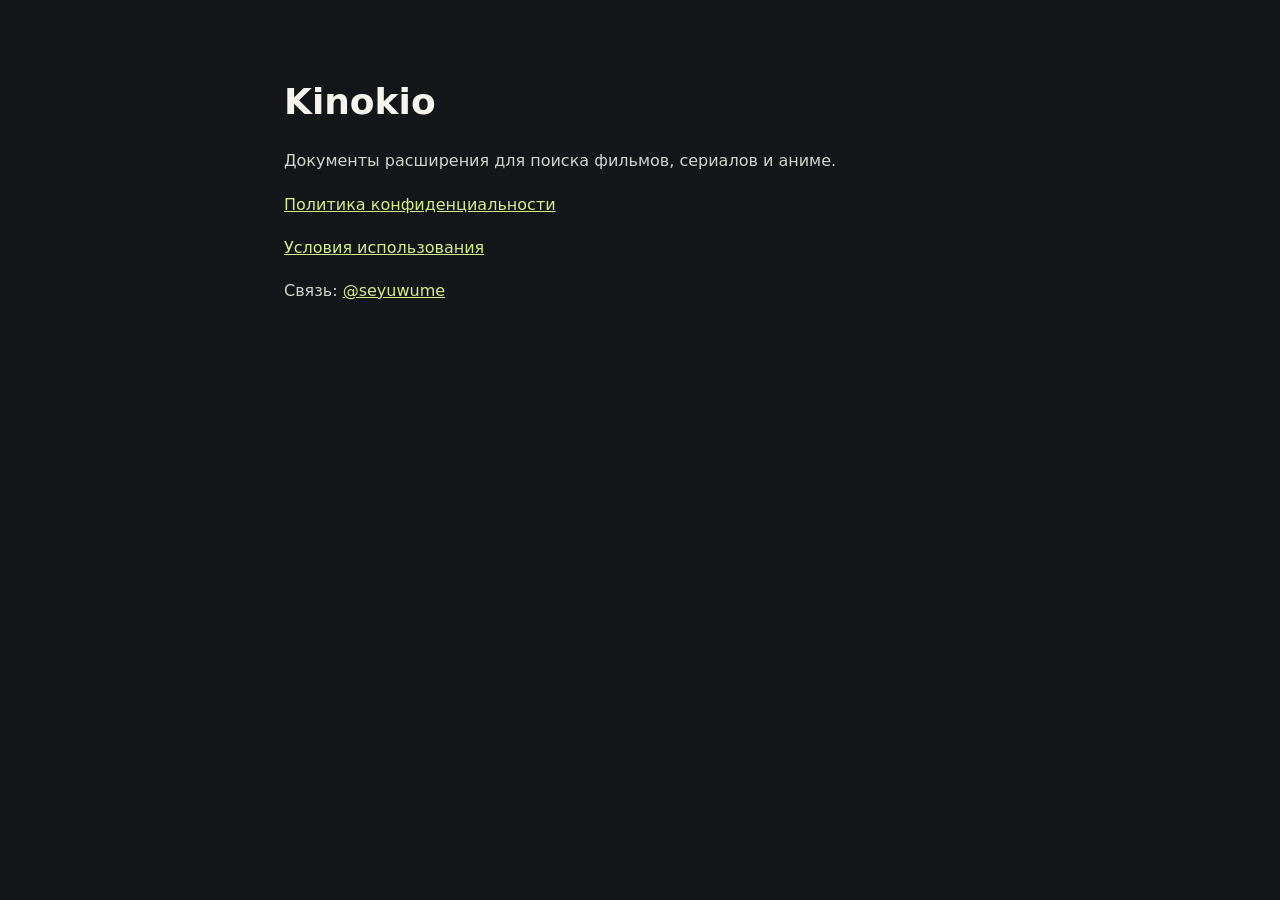
<file: index.html>
<!doctype html>
<html lang="ru"><head><meta charset="utf-8"><meta name="viewport" content="width=device-width, initial-scale=1"><title>Kinokio — документы</title><link rel="stylesheet" href="legal.css"></head><body><main><h1>Kinokio</h1><p>Документы расширения для поиска фильмов, сериалов и аниме.</p><p><a href="privacy.html">Политика конфиденциальности</a></p><p><a href="terms.html">Условия использования</a></p><p>Связь: <a href="https://t.me/seyuwume">@seyuwume</a></p></main></body></html>
</file>
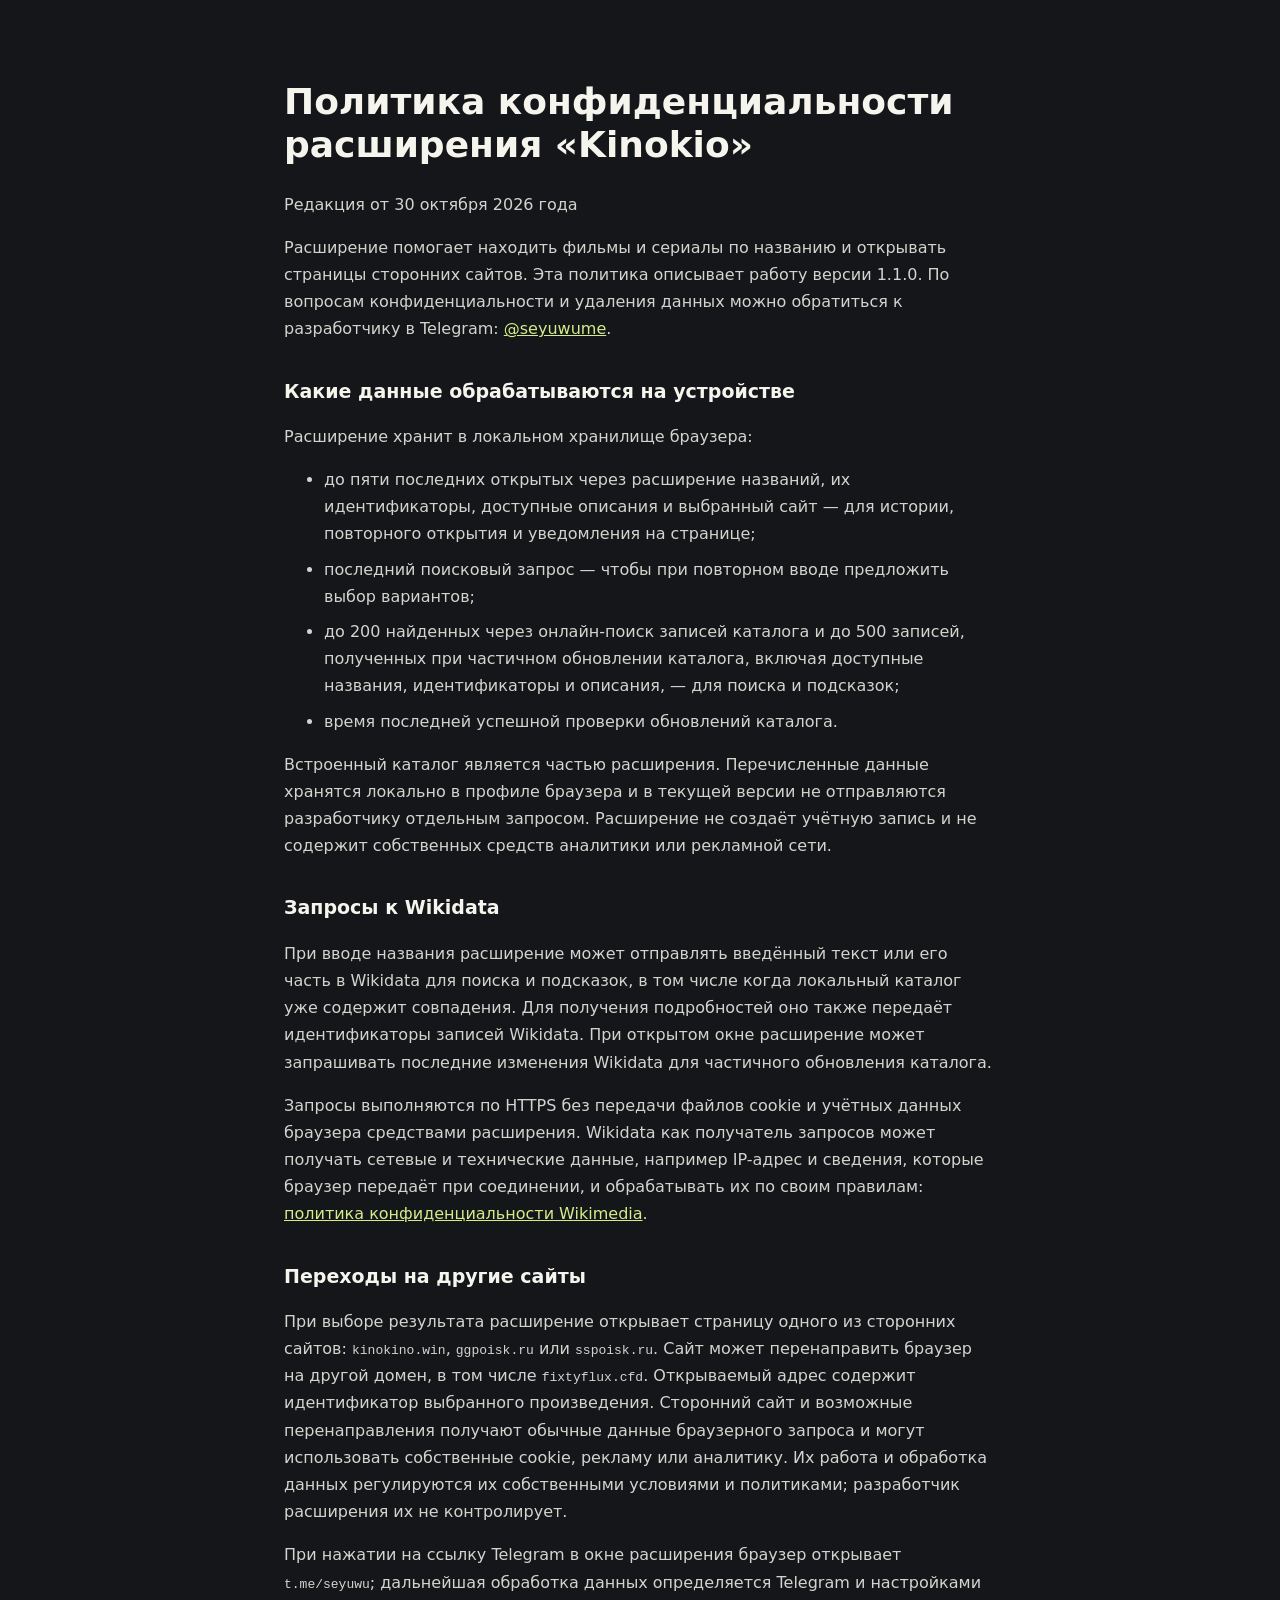
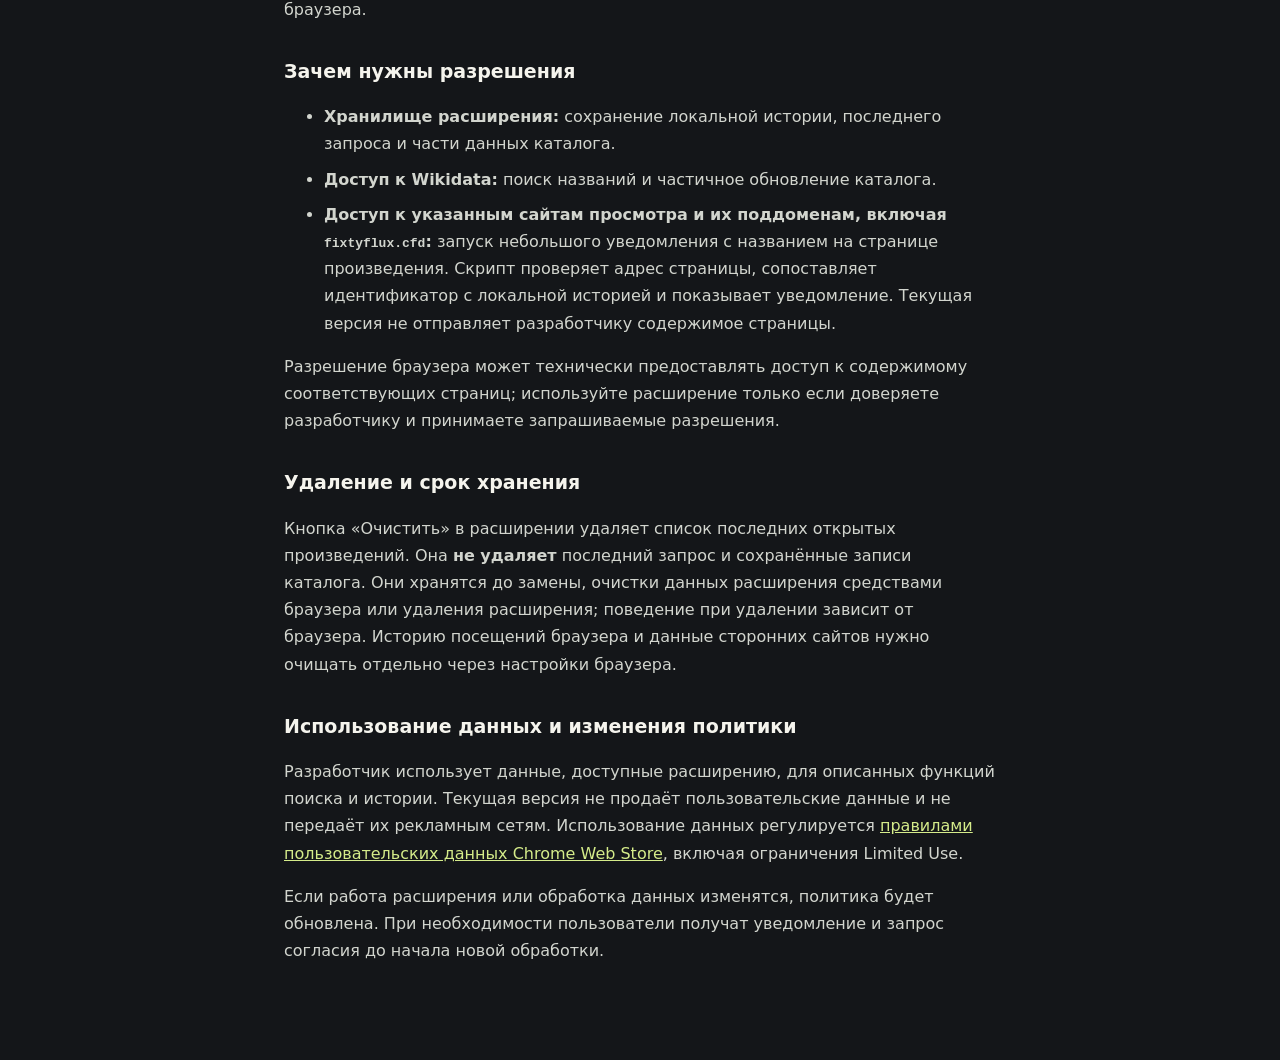
<file: privacy.html>
<!doctype html>
<html lang="ru"><head><meta charset="utf-8"><meta name="viewport" content="width=device-width, initial-scale=1"><title>Политика конфиденциальности</title><link rel="stylesheet" href="legal.css"></head><body><main><h1>Политика конфиденциальности расширения «Kinokio»</h1>
<p>Редакция от 30 октября 2026 года</p>
<p>Расширение помогает находить фильмы и сериалы по названию и открывать страницы сторонних сайтов. Эта политика описывает работу версии 1.1.0. По вопросам конфиденциальности и удаления данных можно обратиться к разработчику в Telegram: <a href="https://t.me/seyuwume" target="_blank" rel="noopener noreferrer">@seyuwume</a>.</p>
<h2>Какие данные обрабатываются на устройстве</h2>
<p>Расширение хранит в локальном хранилище браузера:</p>
<ul><li>до пяти последних открытых через расширение названий, их идентификаторы, доступные описания и выбранный сайт — для истории, повторного открытия и уведомления на странице;</li><li>последний поисковый запрос — чтобы при повторном вводе предложить выбор вариантов;</li><li>до 200 найденных через онлайн-поиск записей каталога и до 500 записей, полученных при частичном обновлении каталога, включая доступные названия, идентификаторы и описания, — для поиска и подсказок;</li><li>время последней успешной проверки обновлений каталога.</li></ul>
<p>Встроенный каталог является частью расширения. Перечисленные данные хранятся локально в профиле браузера и в текущей версии не отправляются разработчику отдельным запросом. Расширение не создаёт учётную запись и не содержит собственных средств аналитики или рекламной сети.</p>
<h2>Запросы к Wikidata</h2>
<p>При вводе названия расширение может отправлять введённый текст или его часть в Wikidata для поиска и подсказок, в том числе когда локальный каталог уже содержит совпадения. Для получения подробностей оно также передаёт идентификаторы записей Wikidata. При открытом окне расширение может запрашивать последние изменения Wikidata для частичного обновления каталога.</p>
<p>Запросы выполняются по HTTPS без передачи файлов cookie и учётных данных браузера средствами расширения. Wikidata как получатель запросов может получать сетевые и технические данные, например IP-адрес и сведения, которые браузер передаёт при соединении, и обрабатывать их по своим правилам: <a href="https://foundation.wikimedia.org/wiki/Policy:Privacy_policy" target="_blank" rel="noopener noreferrer">политика конфиденциальности Wikimedia</a>.</p>
<h2>Переходы на другие сайты</h2>
<p>При выборе результата расширение открывает страницу одного из сторонних сайтов: <code>kinokino.win</code>, <code>ggpoisk.ru</code> или <code>sspoisk.ru</code>. Сайт может перенаправить браузер на другой домен, в том числе <code>fixtyflux.cfd</code>. Открываемый адрес содержит идентификатор выбранного произведения. Сторонний сайт и возможные перенаправления получают обычные данные браузерного запроса и могут использовать собственные cookie, рекламу или аналитику. Их работа и обработка данных регулируются их собственными условиями и политиками; разработчик расширения их не контролирует.</p>
<p>При нажатии на ссылку Telegram в окне расширения браузер открывает <code>t.me/seyuwu</code>; дальнейшая обработка данных определяется Telegram и настройками браузера.</p>
<h2>Зачем нужны разрешения</h2>
<ul><li><strong>Хранилище расширения:</strong> сохранение локальной истории, последнего запроса и части данных каталога.</li><li><strong>Доступ к Wikidata:</strong> поиск названий и частичное обновление каталога.</li><li><strong>Доступ к указанным сайтам просмотра и их поддоменам, включая <code>fixtyflux.cfd</code>:</strong> запуск небольшого уведомления с названием на странице произведения. Скрипт проверяет адрес страницы, сопоставляет идентификатор с локальной историей и показывает уведомление. Текущая версия не отправляет разработчику содержимое страницы.</li></ul>
<p>Разрешение браузера может технически предоставлять доступ к содержимому соответствующих страниц; используйте расширение только если доверяете разработчику и принимаете запрашиваемые разрешения.</p>
<h2>Удаление и срок хранения</h2>
<p>Кнопка «Очистить» в расширении удаляет список последних открытых произведений. Она <strong>не удаляет</strong> последний запрос и сохранённые записи каталога. Они хранятся до замены, очистки данных расширения средствами браузера или удаления расширения; поведение при удалении зависит от браузера. Историю посещений браузера и данные сторонних сайтов нужно очищать отдельно через настройки браузера.</p>
<h2>Использование данных и изменения политики</h2>
<p>Разработчик использует данные, доступные расширению, для описанных функций поиска и истории. Текущая версия не продаёт пользовательские данные и не передаёт их рекламным сетям. Использование данных регулируется <a href="https://developer.chrome.com/docs/webstore/program-policies/user-data" target="_blank" rel="noopener noreferrer">правилами пользовательских данных Chrome Web Store</a>, включая ограничения Limited Use.</p>
<p>Если работа расширения или обработка данных изменятся, политика будет обновлена. При необходимости пользователи получат уведомление и запрос согласия до начала новой обработки.</p></main></body></html>
</file>
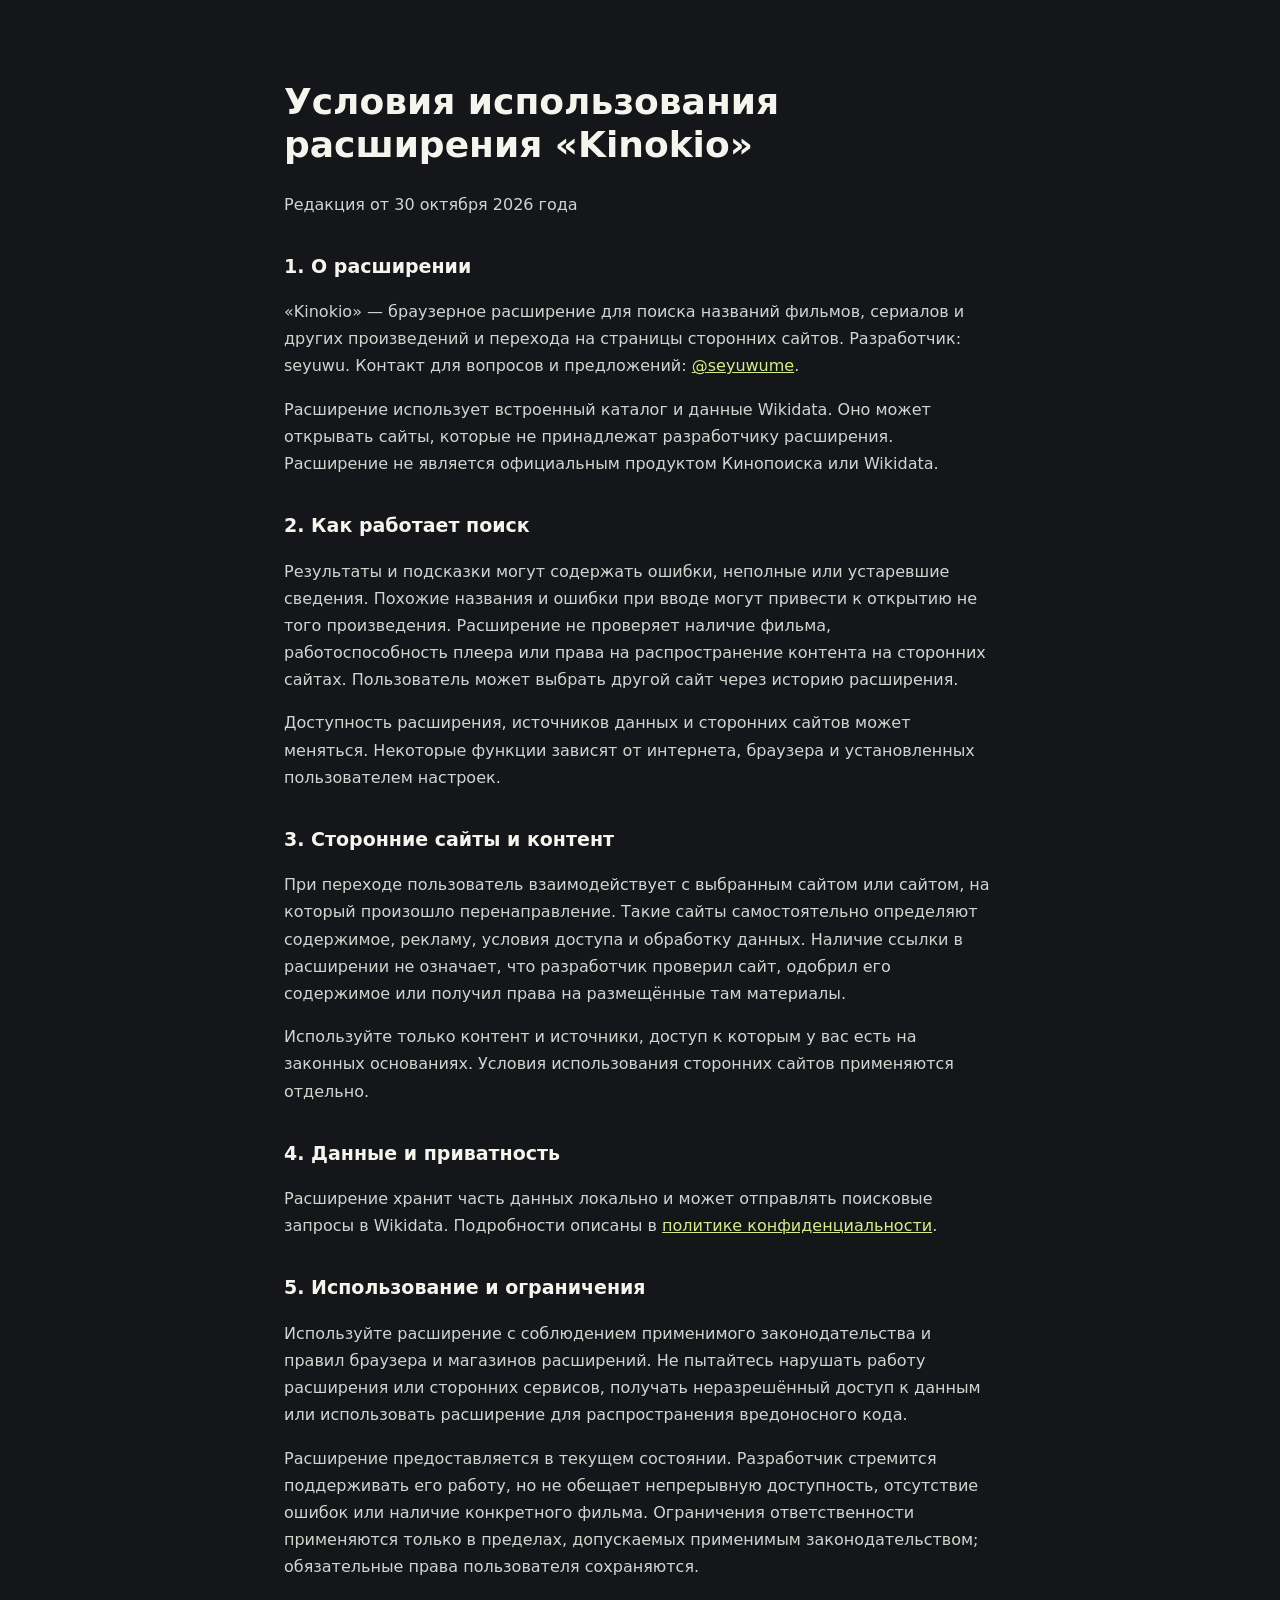
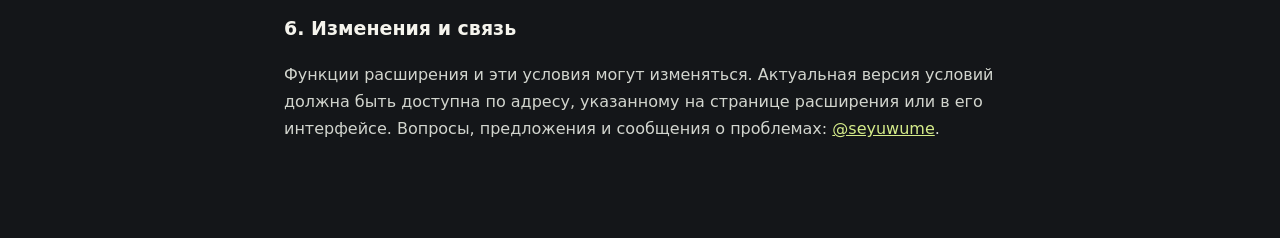
<file: terms.html>
<!doctype html>
<html lang="ru"><head><meta charset="utf-8"><meta name="viewport" content="width=device-width, initial-scale=1"><title>Условия использования</title><link rel="stylesheet" href="legal.css"></head><body><main><h1>Условия использования расширения «Kinokio»</h1>
<p>Редакция от 30 октября 2026 года</p>
<h2>1. О расширении</h2>
<p>«Kinokio» — браузерное расширение для поиска названий фильмов, сериалов и других произведений и перехода на страницы сторонних сайтов. Разработчик: seyuwu. Контакт для вопросов и предложений: <a href="https://t.me/seyuwume" target="_blank" rel="noopener noreferrer">@seyuwume</a>.</p>
<p>Расширение использует встроенный каталог и данные Wikidata. Оно может открывать сайты, которые не принадлежат разработчику расширения. Расширение не является официальным продуктом Кинопоиска или Wikidata.</p>
<h2>2. Как работает поиск</h2>
<p>Результаты и подсказки могут содержать ошибки, неполные или устаревшие сведения. Похожие названия и ошибки при вводе могут привести к открытию не того произведения. Расширение не проверяет наличие фильма, работоспособность плеера или права на распространение контента на сторонних сайтах. Пользователь может выбрать другой сайт через историю расширения.</p>
<p>Доступность расширения, источников данных и сторонних сайтов может меняться. Некоторые функции зависят от интернета, браузера и установленных пользователем настроек.</p>
<h2>3. Сторонние сайты и контент</h2>
<p>При переходе пользователь взаимодействует с выбранным сайтом или сайтом, на который произошло перенаправление. Такие сайты самостоятельно определяют содержимое, рекламу, условия доступа и обработку данных. Наличие ссылки в расширении не означает, что разработчик проверил сайт, одобрил его содержимое или получил права на размещённые там материалы.</p>
<p>Используйте только контент и источники, доступ к которым у вас есть на законных основаниях. Условия использования сторонних сайтов применяются отдельно.</p>
<h2>4. Данные и приватность</h2>
<p>Расширение хранит часть данных локально и может отправлять поисковые запросы в Wikidata. Подробности описаны в <a href="privacy.html" target="_blank" rel="noopener noreferrer">политике конфиденциальности</a>.</p>
<h2>5. Использование и ограничения</h2>
<p>Используйте расширение с соблюдением применимого законодательства и правил браузера и магазинов расширений. Не пытайтесь нарушать работу расширения или сторонних сервисов, получать неразрешённый доступ к данным или использовать расширение для распространения вредоносного кода.</p>
<p>Расширение предоставляется в текущем состоянии. Разработчик стремится поддерживать его работу, но не обещает непрерывную доступность, отсутствие ошибок или наличие конкретного фильма. Ограничения ответственности применяются только в пределах, допускаемых применимым законодательством; обязательные права пользователя сохраняются.</p>
<h2>6. Изменения и связь</h2>
<p>Функции расширения и эти условия могут изменяться. Актуальная версия условий должна быть доступна по адресу, указанному на странице расширения или в его интерфейсе. Вопросы, предложения и сообщения о проблемах: <a href="https://t.me/seyuwume" target="_blank" rel="noopener noreferrer">@seyuwume</a>.</p></main></body></html>
</file>
<file: legal.css>
:root { color-scheme: dark; font-family: system-ui, sans-serif; background: #141619; color: #f5f4ed; }
* { box-sizing: border-box; }
body { margin: 0; }
main { max-width: 760px; margin: 0 auto; padding: 56px 24px 80px; line-height: 1.7; }
h1 { font-size: clamp(26px, 5vw, 36px); line-height: 1.2; }
h2 { margin-top: 32px; font-size: 19px; }
p, li { color: #d2d5ce; }
li { margin: 8px 0; }
a { color: #d5ec8a; }
a:focus-visible { outline: 2px solid #d5ec8a; outline-offset: 3px; }
code { overflow-wrap: anywhere; }
</file>
